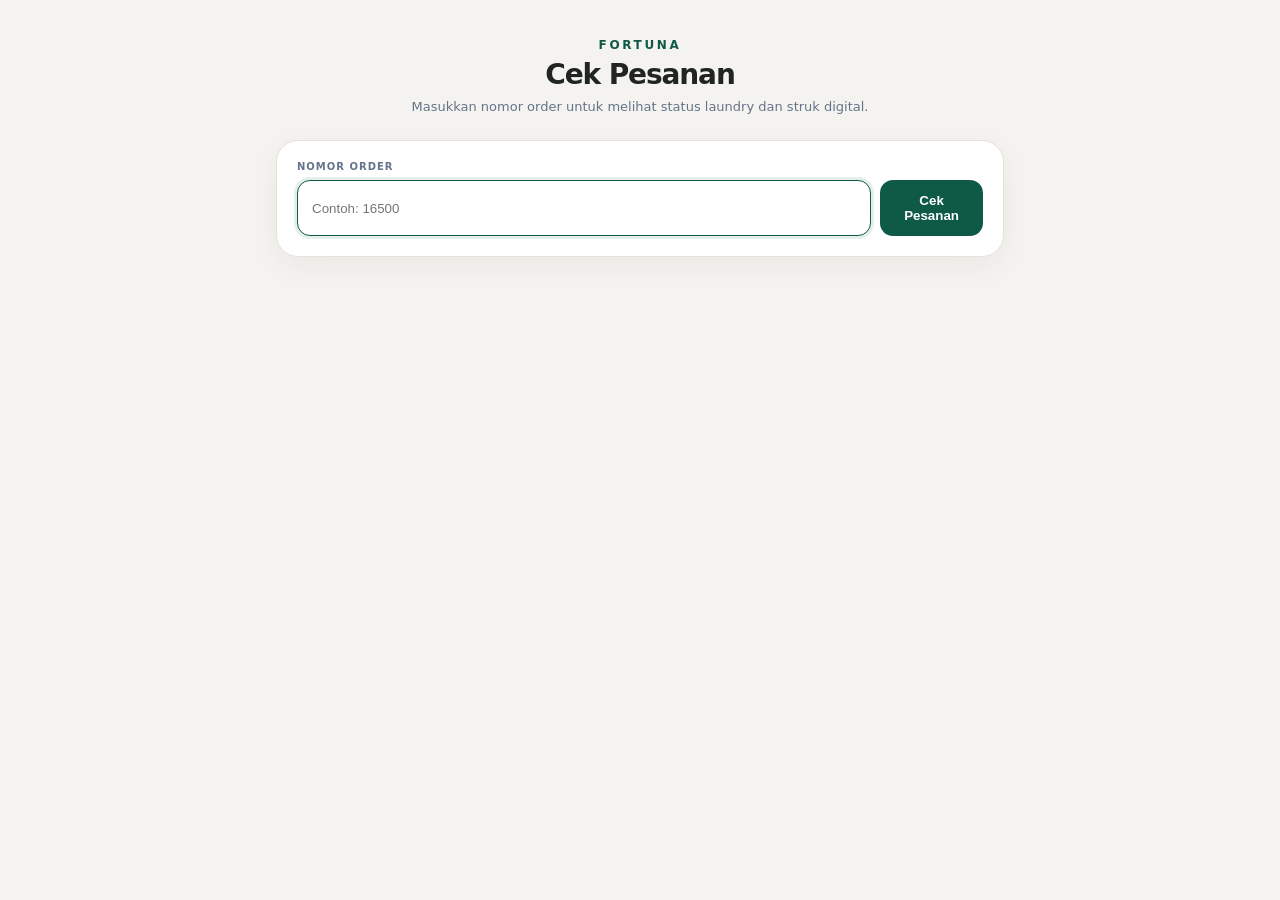
<file: fortuna-dashboard/customer.html>
<!DOCTYPE html>
<html lang="id">
<head>
<meta charset="UTF-8"><meta name="viewport" content="width=device-width,initial-scale=1,viewport-fit=cover">
<title>Fortuna Laundry — Cek Pesanan</title>
<style>
:root{--g:#0F5A47;--bg:#f5f3ef;--line:#e6e2db;--muted:#64748b}*{box-sizing:border-box}body{margin:0;background:var(--bg);color:#202522;font-family:Inter,system-ui,-apple-system,BlinkMacSystemFont,"Segoe UI",sans-serif}.wrap{max-width:760px;margin:auto;padding:28px 16px 50px}.brand{text-align:center;margin:10px 0 26px}.brand-mark{font-size:12px;font-weight:900;letter-spacing:.22em;color:var(--g)}h1{margin:6px 0 0;font-size:28px;letter-spacing:-.04em}.brand p{margin:8px 0;color:var(--muted);font-size:13px}.card{background:#fff;border:1px solid var(--line);border-radius:22px;box-shadow:0 10px 30px #19231e0d}.search-card,.section,.head{padding:20px}.label{display:block;font-size:10px;font-weight:900;letter-spacing:.1em;color:#64748b;margin-bottom:8px}.search-row{display:flex;gap:9px}.input{width:100%;border:1px solid #d9ddd9;border-radius:13px;padding:13px 14px;outline:0}.input:focus{border-color:var(--g);box-shadow:0 0 0 3px #0f5a471a}.btn{border:0;border-radius:13px;padding:13px 17px;font-weight:900;cursor:pointer}.primary{background:var(--g);color:#fff}.secondary{background:#eef2f0;color:var(--g)}.ghost{background:#fff;border:1px solid var(--line);color:#334155}.error{display:none;margin-top:12px;padding:11px 13px;border-radius:12px;background:#fff1f2;color:#b91c1c;font-size:12px;font-weight:800}.error.show{display:block}.hidden{display:none!important}.result{margin-top:18px;display:grid;gap:14px}.head-top{display:flex;justify-content:space-between;gap:15px}.eyebrow{font-size:10px;font-weight:900;letter-spacing:.12em;color:var(--g);text-transform:uppercase}.order-id{font-size:24px;font-weight:950;margin:4px 0}.customer{font-size:14px;font-weight:800;color:#475569}.status{padding:8px 11px;border-radius:999px;background:#ecfdf5;color:#047857;font-size:11px;font-weight:900;height:max-content}.progress{margin-top:20px;display:grid;grid-template-columns:repeat(5,1fr);gap:5px}.step{text-align:center;font-size:9px;color:#94a3b8;font-weight:800}.dot{height:7px;border-radius:99px;background:#e2e8f0;margin-bottom:6px}.step.active .dot{background:var(--g)}.step.active{color:var(--g)}.section-title{font-size:13px;font-weight:950;margin-bottom:13px}.info-grid{display:grid;grid-template-columns:repeat(2,1fr);gap:10px}.info{background:#fafaf8;border:1px solid #efede8;border-radius:13px;padding:11px}.info small{display:block;font-size:9px;font-weight:900;color:#94a3b8;text-transform:uppercase}.info b{display:block;font-size:13px;margin-top:4px;word-break:break-word}.items{display:grid;gap:8px;margin-top:10px}.item{border:1px solid #edf0ee;border-radius:13px;padding:12px;background:#fbfcfb}.item-head,.item-meta,.total,.receipt .row{display:flex;justify-content:space-between;gap:10px}.item-name{font-size:12px;font-weight:900}.item-status{font-size:9px;font-weight:900;color:var(--g)}.item-meta{color:#64748b;font-size:10px;margin-top:6px}.total{align-items:center;border-top:1px dashed #cbd5d1;margin-top:13px;padding-top:13px}.total span{font-size:10px;font-weight:900;color:#64748b}.total b{font-size:18px}.paid{color:#047857}.unpaid{color:#b91c1c}.actions{display:flex;gap:9px;flex-wrap:wrap}.actions .btn{flex:1;min-width:150px}.receipt-wrap{background:#f0eee9;padding:18px;border-radius:17px;display:flex;justify-content:center}.receipt{width:300px;background:#fff;color:#111;padding:10px 13px;font-family:Arial,Helvetica,sans-serif;font-size:11px;line-height:1.24;box-shadow:0 4px 15px #00000014}.receipt-brand{text-align:center;font-weight:900;font-size:15px}.receipt-sub{text-align:center;font-size:10px}.receipt hr{border:0;border-top:1px dashed #555;margin:6px 0}.receipt .row span:last-child,.receipt .row b:last-child{text-align:right}.receipt .item{border:0;padding:0;margin:5px 0;background:transparent}.receipt .item-name{font-weight:800}.receipt .item-meta{display:flex;justify-content:space-between}.receipt .total{font-weight:900;font-size:13px;border-top:1px dashed #555;padding-top:6px;margin-top:6px}.receipt .footer{text-align:center;margin-top:8px;font-size:10px}.note{font-size:11px;color:#64748b;line-height:1.5}.loading{padding:30px;text-align:center;color:#64748b;font-size:13px}@media(max-width:560px){.search-row{flex-direction:column}.head-top{flex-direction:column}.info-grid{grid-template-columns:1fr 1fr}.actions{flex-direction:column}.actions .btn{width:100%}}@media print{body{background:#fff}.wrap{padding:0}.brand,.search-card,.head,.section:not(.receipt-section),.actions{display:none!important}.result{margin:0}.receipt-section{display:block!important;border:0;box-shadow:none}.receipt-wrap{background:#fff;padding:0}.receipt{box-shadow:none}}
</style>
</head>
<body>
<div class="wrap">
<div class="brand"><div class="brand-mark">FORTUNA</div><h1>Cek Pesanan</h1><p>Masukkan nomor order untuk melihat status laundry dan struk digital.</p></div>
<section class="card search-card"><form id="searchForm"><label class="label" for="orderInput">NOMOR ORDER</label><div class="search-row"><input id="orderInput" class="input" autocomplete="off" placeholder="Contoh: 16500" required><button class="btn primary" id="searchBtn">Cek Pesanan</button></div><div id="error" class="error"></div></form></section>
<div id="loading" class="card loading hidden">Mengambil data pesanan...</div>
<main id="result" class="result hidden">
<section class="card head"><div class="head-top"><div><div class="eyebrow">Nomor Order</div><div id="orderId" class="order-id">-</div><div id="customerName" class="customer">-</div></div><div id="statusBadge" class="status">-</div></div><div id="progress" class="progress"></div></section>
<section class="card section"><div class="section-title">Informasi Pesanan</div><div class="info-grid"><div class="info"><small>WhatsApp</small><b id="wa">-</b></div><div class="info"><small>Pembayaran</small><b id="payment">-</b></div></div><div id="items" class="items"></div><div class="total"><span>TOTAL TAGIHAN</span><b id="total">Rp 0</b></div><div class="total" style="border-top:0;margin-top:0;padding-top:6px"><span>STATUS PEMBAYARAN</span><b id="paymentStatus">-</b></div></section>
<section class="card section receipt-section"><div class="section-title">Struk Digital</div><div class="receipt-wrap"><div id="receipt" class="receipt"></div></div><div class="actions" style="margin-top:12px"><button class="btn secondary" onclick="window.print()">Cetak / Simpan Struk</button><button class="btn ghost" onclick="resetSearch()">Cek Order Lain</button></div></section>
<section class="card section"><div class="section-title">Catatan</div><div class="note">Status mengikuti data order pada sistem Fortuna. Refresh untuk melihat perubahan status terbaru.</div></section>
</main></div>
<script>
const WEBHOOK_URL="https://n8n-mzbmiib3etk4.kangkung.sumopod.my.id/webhook/fortuna-v5";
const $=id=>document.getElementById(id),rupiah=n=>new Intl.NumberFormat("id-ID",{style:"currency",currency:"IDR",minimumFractionDigits:0}).format(Number(n)||0),esc=s=>String(s??"").replace(/[&<>'"]/g,m=>({"&":"&amp;","<":"&lt;",">":"&gt;","'":"&#39;","\"":"&quot;"}[m]));
const statuses=["DITERIMA","DIPROSES","QC","SIAP","SELESAI"];
async function api(action,data={}){const r=await fetch(WEBHOOK_URL,{method:"POST",headers:{"Content-Type":"application/json"},body:JSON.stringify({action,data})});let j={};try{j=await r.json()}catch(e){}if(!r.ok)throw new Error(j.message||"Gagal menghubungi server.");return j}
function normalize(j){return j?.data??j?.result?.data??j?.result??null}function rank(s){const i=statuses.indexOf(String(s||"").toUpperCase());return i<0?0:i}
function renderProgress(s){const n=String(s||"DITERIMA").toUpperCase();$("progress").innerHTML=statuses.map((x,i)=>`<div class="step ${i<=rank(n)?"active":""}"><div class="dot"></div>${x}</div>`).join("")}
function renderOrder(d){const items=Array.isArray(d.items)?d.items:[],overall=items.reduce((b,x)=>rank(x.STATUS)>rank(b)?String(x.STATUS||b).toUpperCase():b,"DITERIMA"),total=items.reduce((s,x)=>s+(Number(String(x.TAGIHAN??"").replace(/[^0-9.-]/g,""))||0),0),weight=items.reduce((s,x)=>s+(Number(String(x.BERAT??"").replace(",",".").replace(/[^0-9.-]/g,""))||0),0),paid=String(d.STATUS_PEMBAYARAN||"BELUM LUNAS").toUpperCase()==="LUNAS";
$("orderId").textContent=d.ORDER_ID||"-";$("customerName").textContent=d.NAMA||"Tanpa Nama";$("statusBadge").textContent=overall;$("wa").textContent=d.NO_WA||"-";$("payment").textContent=d.METODE_TRANSAKSI||"BELUM LUNAS";$("total").textContent=rupiah(total);$("paymentStatus").textContent=paid?"LUNAS":"BELUM LUNAS";$("paymentStatus").className=paid?"paid":"unpaid";renderProgress(overall);
$("items").innerHTML=items.length?items.map(x=>`<div class="item"><div class="item-head"><div class="item-name">${esc(x.PAKET||"-")}</div><div class="item-status">${esc(x.STATUS||"-")}</div></div><div class="item-meta"><span>${esc(x.BERAT||"-")} kg</span><b>${rupiah(x.TAGIHAN)}</b></div></div>`).join(""):"<div class='note'>Detail item tidak tersedia.</div>";
$("receipt").innerHTML=buildReceipt(d,items,total,weight,overall);$("result").classList.remove("hidden")}
function buildReceipt(d,items,total,weight,status){const tanggal=items[0]?.START?String(items[0].START).replace("T"," "):"-";return `<div class="receipt-brand">FORTUNA</div><div class="receipt-sub">LAUNDRY</div><div class="receipt-sub">STRUK PESANAN</div><hr><div class="row"><span>No. Order</span><b>${esc(d.ORDER_ID||"-")}</b></div><div class="row"><span>Nama</span><b>${esc(d.NAMA||"-")}</b></div><div class="row"><span>WhatsApp</span><b>${esc(d.NO_WA||"-")}</b></div><div class="row"><span>Tanggal</span><b>${esc(tanggal)}</b></div><hr>${items.map(x=>`<div class="item"><div class="item-name">${esc(x.PAKET||"-")}</div><div class="item-meta"><span>${esc(x.BERAT||"-")} kg</span><b>${rupiah(x.TAGIHAN)}</b></div></div>`).join("")}<hr><div class="row total"><span>TOTAL</span><b>${rupiah(total)}</b></div><div class="row"><span>Pembayaran</span><b>${esc(d.METODE_TRANSAKSI||"BELUM LUNAS")}</b></div><div class="row"><span>Status</span><b>${esc(d.STATUS_PEMBAYARAN||"BELUM LUNAS")}</b></div><div class="row"><span>Berat</span><b>${weight.toLocaleString("id-ID")} kg</b></div><div class="row"><span>Status Laundry</span><b>${esc(status)}</b></div><hr><div class="footer">Terima kasih telah menggunakan<br>Fortuna Laundry</div>`}
function errorMsg(m){$("error").textContent=m;$("error").classList.add("show")}
async function checkOrder(id){id=String(id||"").trim();if(!id)return errorMsg("Nomor order wajib diisi.");$("error").classList.remove("show");$("result").classList.add("hidden");$("loading").classList.remove("hidden");$("searchBtn").disabled=true;try{const j=await api("customer_status",{ORDER_ID:id});if(j.status==="not_found"||!normalize(j))throw new Error("Order tidak ditemukan, periksa kembali nomor order.");renderOrder(normalize(j))}catch(e){errorMsg(e.message||"Gagal mengambil data pesanan.")}finally{$("loading").classList.add("hidden");$("searchBtn").disabled=false}}
function resetSearch(){$("result").classList.add("hidden");$("orderInput").value="";$("orderInput").focus();scrollTo({top:0,behavior:"smooth"})}
$("searchForm").addEventListener("submit",e=>{e.preventDefault();checkOrder($("orderInput").value)});
const q=new URLSearchParams(location.search);if(q.get("code"))$("orderInput").value=q.get("code");$("orderInput").focus();
</script></body></html>
</file>
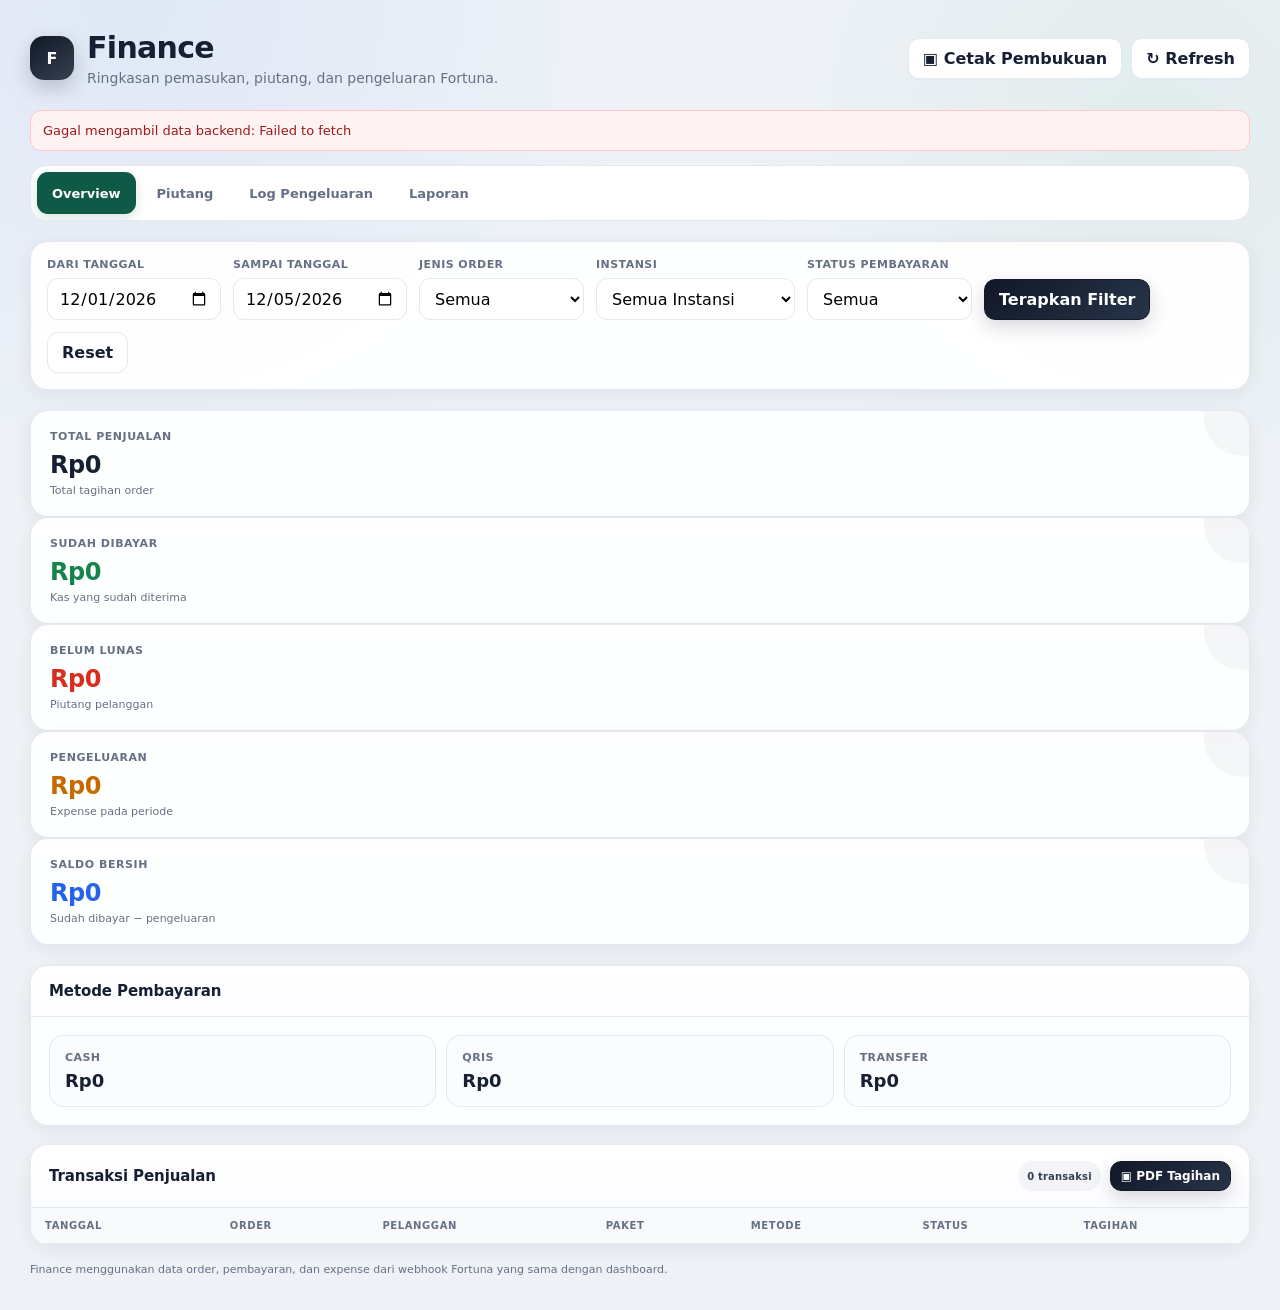
<file: fortuna-dashboard/finance.html>
<!DOCTYPE html>
<html lang="id">
<head>
<meta charset="UTF-8"><meta name="viewport" content="width=device-width,initial-scale=1.0">
<title>Fortuna — Finance</title>
<style>
:root{
  --bg:#eef2f7;--card:#fff;--text:#172033;--muted:#667085;--line:#e4e8ef;
  --primary:#111827;--primary2:#263244;--green:#16834a;--red:#d92d20;
  --blue:#2563eb;--orange:#c66a00;--shadow:0 12px 35px rgba(15,23,42,.08);
  --shadow-sm:0 5px 18px rgba(15,23,42,.06);--radius:18px
}
*{box-sizing:border-box}
body{margin:0;background:
 radial-gradient(circle at 10% 0%,rgba(37,99,235,.07),transparent 30%),
 radial-gradient(circle at 90% 10%,rgba(22,131,74,.06),transparent 25%),var(--bg);
 color:var(--text);font-family:Inter,ui-sans-serif,system-ui,-apple-system,BlinkMacSystemFont,"Segoe UI",sans-serif}
button,input,select{font:inherit}button{cursor:pointer}
.page{max-width:1480px;margin:auto;padding:30px}
.header{display:flex;align-items:center;justify-content:space-between;gap:20px;margin-bottom:24px}
.brand{display:flex;align-items:center;gap:13px}.brand-mark{width:44px;height:44px;border-radius:14px;background:linear-gradient(145deg,#111827,#374151);color:#fff;display:grid;place-items:center;font-weight:900;box-shadow:0 8px 20px rgba(17,24,39,.2)}
.header h1{margin:0;font-size:30px;letter-spacing:-.7px}.header p{margin:5px 0 0;color:var(--muted);font-size:14px}
.actions{display:flex;gap:9px;flex-wrap:wrap}
.btn{border:1px solid var(--line);background:#fff;color:var(--text);padding:10px 14px;border-radius:11px;font-weight:750;transition:.18s ease;box-shadow:0 1px 1px rgba(0,0,0,.02)}
.btn:hover{transform:translateY(-1px);background:#f8fafc;box-shadow:var(--shadow-sm)}
.btn.primary{background:linear-gradient(135deg,#111827,#273449);color:#fff;border-color:#111827;box-shadow:0 7px 18px rgba(17,24,39,.16)}
.btn.print{background:#fff}
.btn.small{padding:7px 10px;font-size:12px}
.filters,.card,.panel{background:rgba(255,255,255,.94);border:1px solid rgba(228,232,239,.95);border-radius:var(--radius);box-shadow:var(--shadow-sm)}
.filters{padding:16px;display:flex;align-items:end;gap:12px;flex-wrap:wrap;margin-bottom:20px}
.order-filter-hidden{display:none}
.field{display:flex;flex-direction:column;gap:7px;min-width:165px}.field label{font-size:11px;font-weight:800;color:var(--muted);text-transform:uppercase;letter-spacing:.45px}
.field input,.field select{height:42px;border:1px solid var(--line);border-radius:11px;padding:0 11px;background:#fff;outline:none;transition:.15s}
.field input:focus,.field select:focus{border-color:#94a3b8;box-shadow:0 0 0 3px rgba(37,99,235,.08)}
.cards{display:grid;grid-template-columns:repeat(5,1fr);gap:14px;margin-bottom:20px}
.card{padding:19px;position:relative;overflow:hidden}.card:after{content:"";position:absolute;width:75px;height:75px;border-radius:50%;right:-30px;top:-30px;background:rgba(15,23,42,.035)}
.card .label{font-size:11px;color:var(--muted);font-weight:850;letter-spacing:.55px}.card .value{font-size:24px;font-weight:850;margin-top:8px;letter-spacing:-.4px}.card .sub{font-size:11px;color:var(--muted);margin-top:5px}
.card.green .value{color:var(--green)}.card.red .value{color:var(--red)}.card.blue .value{color:var(--blue)}.card.orange .value{color:var(--orange)}
.grid2{display:grid;grid-template-columns:1fr 1.15fr;gap:18px;margin-bottom:18px}.panel{overflow:hidden}
.panel-head{padding:16px 18px;border-bottom:1px solid var(--line);display:flex;align-items:center;justify-content:space-between;gap:10px;background:linear-gradient(180deg,#fff,#fcfdff)}
.panel-head h2{font-size:15px;margin:0;letter-spacing:-.1px}.panel-body{padding:18px}
.methods{display:grid;grid-template-columns:repeat(3,1fr);gap:10px}.method{border:1px solid var(--line);border-radius:14px;padding:15px;background:#fbfcfe}.method .name{font-size:11px;color:var(--muted);font-weight:800;letter-spacing:.45px}.method .amount{font-size:18px;font-weight:850;margin-top:6px}
.table-wrap{overflow:auto}table{width:100%;border-collapse:collapse;min-width:760px}th,td{padding:12px 14px;border-bottom:1px solid var(--line);text-align:left;font-size:13px;white-space:nowrap}tbody tr:hover{background:#fafcff}th{background:#f8fafc;color:#667085;font-size:10px;text-transform:uppercase;letter-spacing:.6px}td.amount{text-align:right;font-weight:800}
.badge{display:inline-flex;align-items:center;border-radius:999px;padding:5px 9px;font-size:10px;font-weight:850;letter-spacing:.15px}.badge.paid{background:#dcfce7;color:#166534}.badge.unpaid{background:#fee2e2;color:#991b1b}.badge.cash{background:#f2f4f7;color:#344054}.badge.qris{background:#dbeafe;color:#1d4ed8}.badge.transfer{background:#fef0c7;color:#92400e}
.empty{padding:30px;text-align:center;color:var(--muted);font-size:13px}.footer-note{color:var(--muted);font-size:11px;margin-top:16px;padding-bottom:4px}
.modal-backdrop{display:none;position:fixed;inset:0;background:rgba(15,23,42,.48);backdrop-filter:blur(4px);z-index:50;padding:20px;align-items:center;justify-content:center}.modal-backdrop.show{display:flex}
.modal{background:#fff;width:min(520px,100%);border-radius:20px;box-shadow:0 25px 70px rgba(0,0,0,.2);overflow:hidden}.modal-head{padding:18px;border-bottom:1px solid var(--line);display:flex;justify-content:space-between;align-items:center}.modal-head h3{margin:0;font-size:17px}.modal-body{padding:18px}.modal-actions{display:flex;justify-content:flex-end;gap:8px;margin-top:18px}.form-grid{display:grid;grid-template-columns:1fr 1fr;gap:12px}.form-grid .full{grid-column:1/-1}
.toast{position:fixed;right:20px;bottom:20px;background:#111827;color:#fff;padding:12px 15px;border-radius:11px;box-shadow:var(--shadow);display:none;z-index:100;font-size:13px}.toast.show{display:block}
.error{background:#fef2f2;color:#991b1b;border:1px solid #fecaca;padding:12px;border-radius:11px;margin-bottom:14px;display:none;font-size:13px}
.print-report{display:none}
@media print{
  .print-report.billing-mode .print-section.billing-hide{display:none}
  .print-report.billing-mode .print-kpis{grid-template-columns:repeat(2,1fr)}
}
.ledger-panel{margin-bottom:18px}
.expense-layout{display:grid;grid-template-columns:320px 1fr;gap:0}
.expense-form{padding:18px;border-right:1px solid var(--line);background:#fcfdff}
.expense-form h3{margin:0 0 5px;font-size:16px}
.expense-form p{margin:0 0 16px;color:var(--muted);font-size:12px}
.expense-form-grid{display:grid;gap:12px}
.expense-form .field{min-width:0}
.expense-form .field input,.expense-form .field select{width:100%}
.expense-form .btn{width:100%;margin-top:3px}
.expense-list{min-width:0}
.expense-list-toolbar{padding:12px 16px;border-bottom:1px solid var(--line);display:flex;align-items:center;justify-content:flex-end;gap:8px;flex-wrap:wrap;background:#fcfdff}
.expense-list-toolbar input,.expense-list-toolbar select{height:36px;border:1px solid var(--line);border-radius:9px;padding:0 10px;background:#fff;outline:none}
.expense-list-toolbar input:focus,.expense-list-toolbar select:focus{border-color:#94a3b8;box-shadow:0 0 0 3px rgba(37,99,235,.08)}
.ledger-toolbar{padding:12px 16px;border-bottom:1px solid var(--line);display:flex;align-items:center;justify-content:space-between;gap:12px;flex-wrap:wrap;background:#fcfdff}
.ledger-toolbar .hint{font-size:11px;color:var(--muted)}
.ledger-actions{display:flex;gap:8px;flex-wrap:wrap}
.ledger-wrap{overflow:auto}
.ledger{width:100%;min-width:860px;border-collapse:collapse}
.ledger th{background:#f8fafc}
.ledger th,
.ledger td{
  padding:10px 12px;
  border-bottom:1px solid var(--line);
  border-right:1px solid #e7ebf0;
  vertical-align:middle;
}
.ledger th:last-child,
.ledger td:last-child{
  border-right:0;
}
.ledger th{
  background:#f8fafc;
  color:#667085;
  font-size:10px;
  text-transform:uppercase;
  letter-spacing:.6px;
  font-weight:850;
}
.ledger .date-cell{
  width:95px;
  color:#475467;
  font-weight:800;
  text-align:center;
}
.ledger .note-cell{
  min-width:280px;
  white-space:normal;
  text-align:center;
}
.ledger .amount-cell{
  width:145px;
  min-width:145px;
  text-align:center;
  font-weight:850;
}
.ledger th:nth-child(3){
  text-align:center;
}
.ledger .category-cell{
  width:110px;
  min-width:110px;
  text-align:center;
}
.ledger .method-cell{
  width:120px;
  min-width:120px;
  text-align:center;
}

.ledger-day td{background:#f7f9fc;border-top:1px solid #dfe4ec;border-bottom:1px solid #e7ebf0;font-size:11px;font-weight:850;color:#475467;text-transform:uppercase;letter-spacing:.45px}
.ledger-day .day-total{text-align:right}
.ledger-input{width:100%;height:38px;border:1px solid #d8dee8;border-radius:9px;padding:0 10px;background:#fff;outline:none}
.ledger-input:focus{border-color:#94a3b8;box-shadow:0 0 0 3px rgba(37,99,235,.08)}
.ledger-input.amount-input{text-align:right}
.ledger-stack{display:flex;flex-direction:column;gap:6px}
.ledger-stack .ledger-input{min-width:120px}
.ledger-stack .ledger-category{font-size:11px;font-weight:800}
.draft-row{background:#fffdf5}
.draft-row td{border-bottom:1px solid #ece6cf}
.ledger-empty{padding:34px 20px;text-align:center;color:var(--muted)}
.ledger-total{display:flex;justify-content:flex-end;gap:24px;padding:12px 16px;background:#fbfcfe;border-top:1px solid var(--line);font-size:13px}
.ledger-total strong{font-size:15px}
@media(max-width:760px){
  .expense-layout{grid-template-columns:1fr}
  .expense-form{border-right:0;border-bottom:1px solid var(--line)}
  .ledger{min-width:680px}
  .expense-list-toolbar{justify-content:stretch}
  .expense-list-toolbar input,.expense-list-toolbar select{flex:1;min-width:130px}
}
@media(max-width:1100px){.cards{grid-template-columns:repeat(3,1fr)}}
@media(max-width:760px){.page{padding:15px}.header{align-items:flex-start;flex-direction:column}.header h1{font-size:25px}.filters{align-items:stretch}.field{flex:1;min-width:140px}.cards{grid-template-columns:repeat(2,1fr)}.grid2{grid-template-columns:1fr}.methods{grid-template-columns:1fr}.form-grid{grid-template-columns:1fr}.form-grid .full{grid-column:auto}}
@media(max-width:450px){.cards{grid-template-columns:1fr}.actions{width:100%}.actions .btn{flex:1}}
@media print{
  @page{size:A4 portrait;margin:12mm}
  body{background:#fff!important;color:#111827}
  .page,.modal-backdrop,.toast{display:none!important}
  .print-report{display:block!important;font-family:Arial,Helvetica,sans-serif;color:#111827}
  .print-head{display:flex;justify-content:space-between;align-items:flex-start;border-bottom:2px solid #111827;padding-bottom:12px;margin-bottom:16px}
  .print-title{font-size:22px;font-weight:800}.print-sub{font-size:11px;color:#667085;margin-top:4px}
  .print-meta{text-align:right;font-size:10px;color:#667085;line-height:1.6}
  .print-kpis{display:grid;grid-template-columns:repeat(5,1fr);gap:7px;margin:14px 0}
  .print-kpi{border:1px solid #d9dee7;border-radius:7px;padding:9px}.print-kpi .k{font-size:8px;color:#667085;font-weight:700}.print-kpi .v{font-size:12px;font-weight:800;margin-top:4px}
  .print-section{margin-top:15px}.print-section h3{font-size:12px;margin:0 0 7px;border-bottom:1px solid #d9dee7;padding-bottom:5px}
  .print-report table{width:100%;border-collapse:collapse;min-width:0}.print-report th,.print-report td{font-size:8.5px;padding:5px 6px;border-bottom:1px solid #e5e7eb;white-space:normal}.print-report th{background:#f3f4f6;text-transform:uppercase}
  .print-right{text-align:right}.print-total{font-weight:800}.print-footer{margin-top:16px;padding-top:8px;border-top:1px solid #d9dee7;font-size:8px;color:#667085;display:flex;justify-content:space-between}
}

.finance-nav{display:flex;gap:6px;padding:6px;margin-bottom:20px;background:#fff;border:1px solid var(--line);border-radius:16px;overflow-x:auto;scrollbar-width:none}
.finance-nav::-webkit-scrollbar{display:none}
.finance-tab{display:flex;align-items:center;justify-content:center;gap:8px;min-height:42px;padding:9px 15px;border:0;border-radius:11px;background:transparent;color:#667085;font-size:13px;font-weight:800;white-space:nowrap;transition:background .18s ease,color .18s ease,transform .18s ease}
.finance-tab:hover{background:#f1f5f9;color:#0F5A47}
.finance-tab.active{background:#0F5A47;color:#fff;box-shadow:0 4px 12px rgba(15,90,71,.16)}
.finance-view{display:none}
.finance-view.active{display:block}
.finance-report-card{padding:18px}
.finance-report-card h2{margin:0 0 6px;font-size:16px}
.finance-report-card p{margin:0 0 16px;color:var(--muted);font-size:13px}
.finance-report-actions{display:flex;gap:10px;flex-wrap:wrap}
@media(max-width:760px){
  .finance-nav{margin-left:-2px;margin-right:-2px}
  .finance-tab{padding:9px 12px;font-size:12px}
}
</style>
</head>
<body>
<div class="page">
<header class="header"><div class="brand"><div class="brand-mark">F</div><div><h1>Finance</h1><p>Ringkasan pemasukan, piutang, dan pengeluaran Fortuna.</p></div></div><div class="actions"><button class="btn print" id="btnPrint">▣ Cetak Pembukuan</button><button class="btn" id="btnRefresh">↻ Refresh</button></div></header>
<div class="error" id="errorBox"></div>
<nav class="finance-nav" aria-label="Navigasi Finance">
  <button class="finance-tab active" data-finance-tab="overview">Overview</button>
  <button class="finance-tab" data-finance-tab="receivables">Piutang</button>
  <button class="finance-tab" data-finance-tab="expenses">Log Pengeluaran</button>
  <button class="finance-tab" data-finance-tab="reports">Laporan</button>
</nav>
<section class="filters"><div class="field"><label>Dari tanggal</label><input type="date" id="dateFrom"></div><div class="field"><label>Sampai tanggal</label><input type="date" id="dateTo"></div><div class="field"><label>Jenis order</label><select id="orderTypeFilter"><option value="ALL">Semua</option><option value="REGULER">Reguler</option><option value="INSTANSI">Instansi</option></select></div><div class="field order-filter-hidden" id="institutionField"><label>Instansi</label><select id="institutionFilter"><option value="ALL">Semua Instansi</option><option value="SECATA">SECATA / DIKMATA</option><option value="SECABA">SECABA / DIKMABA</option><option value="PUSPOMAD">PUSPOMAD</option></select></div><div class="field"><label>Status pembayaran</label><select id="paymentFilter"><option value="ALL">Semua</option><option value="LUNAS">Lunas</option><option value="BELUM LUNAS">Belum Lunas</option></select></div><button class="btn primary" id="btnApply">Terapkan Filter</button><button class="btn" id="btnReset">Reset</button></section>
<section class="cards finance-view active" data-finance-view="overview"><div class="card"><div class="label">TOTAL PENJUALAN</div><div class="value" id="totalSales">Rp0</div><div class="sub">Total tagihan order</div></div><div class="card green"><div class="label">SUDAH DIBAYAR</div><div class="value" id="totalPaid">Rp0</div><div class="sub">Kas yang sudah diterima</div></div><div class="card red"><div class="label">BELUM LUNAS</div><div class="value" id="totalUnpaid">Rp0</div><div class="sub">Piutang pelanggan</div></div><div class="card orange"><div class="label">PENGELUARAN</div><div class="value" id="totalExpense">Rp0</div><div class="sub">Expense pada periode</div></div><div class="card blue"><div class="label">SALDO BERSIH</div><div class="value" id="netBalance">Rp0</div><div class="sub">Sudah dibayar − pengeluaran</div></div></section>
<div class="grid2 finance-view" data-finance-view="overview"><section class="panel"><div class="panel-head"><h2>Metode Pembayaran</h2></div><div class="panel-body"><div class="methods"><div class="method"><div class="name">CASH</div><div class="amount" id="cashTotal">Rp0</div></div><div class="method"><div class="name">QRIS</div><div class="amount" id="qrisTotal">Rp0</div></div><div class="method"><div class="name">TRANSFER</div><div class="amount" id="transferTotal">Rp0</div></div></div></div></section></div><section class="panel finance-view" data-finance-view="receivables" style="margin-bottom:18px"><section class="panel"><div class="panel-head"><h2>Belum Lunas</h2><span id="unpaidCount" class="badge unpaid">0 order</span></div><div class="table-wrap"><table><thead><tr><th>Order</th><th>Pelanggan</th><th>Tagihan</th><th>Aksi</th></tr></thead><tbody id="unpaidBody"></tbody></table></div></section></section>
<section class="panel finance-view" data-finance-view="overview" style="margin-bottom:18px"><div class="panel-head"><h2>Transaksi Penjualan</h2><div class="actions"><span id="salesCount" class="badge cash">0 transaksi</span><button class="btn small primary" id="btnPrintBilling">▣ PDF Tagihan</button></div></div><div class="table-wrap"><table><thead><tr><th>Tanggal</th><th>Order</th><th>Pelanggan</th><th>Paket</th><th>Metode</th><th>Status</th><th>Tagihan</th></tr></thead><tbody id="salesBody"></tbody></table></div></section>
<section class="panel ledger-panel finance-view" data-finance-view="expenses">
  <div class="panel-head">
    <div><h2>Log Pengeluaran</h2><div class="hint">Input dibuat sama seperti Expense di dashboard utama agar alurnya konsisten.</div></div>
    <span id="expenseCount" class="badge cash">0 transaksi</span>
  </div>
  <div class="expense-layout">
    <section class="expense-form">
      <h3>Input Expense</h3>
      <p>Simpan satu pengeluaran baru.</p>
      <form id="financeExpenseForm" class="expense-form-grid">
        <div class="field"><label>Tanggal</label><input id="f-tanggal" type="date" required></div>
        <div class="field"><label>Keterangan</label><input id="f-keterangan" type="text" placeholder="Keterangan pengeluaran"></div>
        <div class="field"><label>Nominal</label><input id="f-nominal" type="number" min="1" step="1" required placeholder="50000"></div>
        <div class="field"><label>Metode Transaksi</label><select id="f-metode"><option>CASH</option><option>QRIS</option><option>TRANSFER</option></select></div>
        <div class="field"><label>Kategori</label><select id="f-kategori"><option value="DEBIT">DEBIT</option><option value="KREDIT">KREDIT</option></select></div>
        <button id="btnSaveExpense" type="submit" class="btn primary">Simpan Expense</button>
      </form>
    </section>
    <section class="expense-list">
      <div class="expense-list-toolbar">
        <input id="expenseSearch" type="search" placeholder="Cari keterangan...">
        <select id="expenseMethodFilter"><option value="ALL">Semua metode</option><option>CASH</option><option>QRIS</option><option>TRANSFER</option></select>
        <select id="expenseCategoryFilter"><option value="ALL">Semua kategori</option><option>DEBIT</option><option>KREDIT</option></select>
      </div>
      <div class="ledger-wrap">
        <table class="ledger">
          <thead><tr><th>Tgl.</th><th>Keterangan</th><th>Nominal</th><th>Debit/Kredit</th><th>Metode</th></tr></thead>
          <tbody id="expenseBody"></tbody>
        </table>
      </div>
      <div class="ledger-total"><span>Total pengeluaran periode:</span><strong id="ledgerPeriodTotal">Rp0</strong></div>
    </section>
  </div>
</section>
</section>
<section class="panel finance-view" data-finance-view="reports" style="margin-bottom:18px">
  <div class="finance-report-card">
    <h2>Laporan Keuangan</h2>
    <p>Gunakan filter periode di atas untuk menentukan data laporan, lalu cetak pembukuan sesuai periode yang sedang aktif.</p>
    <div class="finance-report-actions">
      <button class="btn primary" id="btnPrintReportTab">▣ Cetak Pembukuan</button>
      <button class="btn" id="btnRefreshReportTab">↻ Refresh Data</button>
    </div>
  </div>
</section>
<div class="footer-note">Finance menggunakan data order, pembayaran, dan expense dari webhook Fortuna yang sama dengan dashboard.</div></div>

<div class="print-report" id="printReport">
  <div class="print-head">
    <div><div class="print-title">FORTUNA — RANGKUMAN PEMBUKUAN</div><div class="print-sub">Laporan keuangan berdasarkan filter yang sedang diterapkan</div></div>
    <div class="print-meta" id="printMeta"></div>
  </div>
  <div class="print-kpis" id="printKpis"></div>
  <div class="print-section">
    <h3>Metode Pembayaran</h3>
    <table><thead><tr><th>Cash</th><th>QRIS</th><th>Transfer</th></tr></thead><tbody><tr id="printMethods"></tr></tbody></table>
  </div>
  <div class="print-section">
    <h3>Transaksi Penjualan</h3>
    <table><thead><tr><th>Tanggal</th><th>Order</th><th>Pelanggan</th><th>Paket</th><th>Metode</th><th>Status</th><th class="print-right">Tagihan</th></tr></thead><tbody id="printSalesBody"></tbody></table>
  </div>
  <div class="print-section">
    <h3>Pengeluaran</h3>
    <table><thead><tr><th>Tanggal</th><th>Keterangan</th><th>Debit/Kredit</th><th>Metode</th><th class="print-right">Nominal</th></tr></thead><tbody id="printExpenseBody"></tbody></table>
  </div>
  <div class="print-footer"><span>Fortuna Finance</span><span id="printTimestamp"></span></div>
</div>
<div class="toast" id="toast"></div>
<script>
const WEBHOOK_URL="https://n8n-mzbmiib3etk4.kangkung.sumopod.my.id/webhook/fortuna-v5";
const state={orders:[],expenses:[],filteredOrders:[],filteredExpenses:[]};
const $=id=>document.getElementById(id);
function rupiah(v){return new Intl.NumberFormat("id-ID",{style:"currency",currency:"IDR",maximumFractionDigits:0}).format(Number(v)||0)}
function num(v){if(typeof v==="number")return Number.isFinite(v)?v:0;const n=Number(String(v??"").replace(/[^0-9.-]/g,""));return Number.isFinite(n)?n:0}
function dateOnly(v){if(!v)return"";const m=String(v).match(/^(\d{4}-\d{2}-\d{2})/);if(m)return m[1];const d=new Date(v);return Number.isNaN(d.getTime())?"":d.toISOString().slice(0,10)}
function formatDate(v){const d=dateOnly(v);if(!d)return"-";const parts=d.split("-");return parts[2]+"/"+parts[1]+"/"+parts[0]}
function esc(v){return String(v??"").replace(/[&<>"']/g,c=>({"&":"&amp;","<":"&lt;",">":"&gt;",'"':"&quot;","'":"&#039;"}[c]))}
function toast(m){const e=$("toast");if(!e)return;e.textContent=m;e.classList.add("show");clearTimeout(toast.t);toast.t=setTimeout(()=>e.classList.remove("show"),3000)}
function error(m){const e=$("errorBox");if(!e)return;e.textContent=m;e.style.display="block"}
function clearError(){const e=$("errorBox");if(e)e.style.display="none"}
async function api(action,data={}){
  const r=await fetch(WEBHOOK_URL,{method:"POST",headers:{"Content-Type":"application/json"},body:JSON.stringify({action,data})});
  const raw=await r.text();
  let j;
  try{j=JSON.parse(raw)}catch(e){throw Error("Response backend bukan JSON: "+raw.slice(0,200))}
  if(!r.ok)throw Error(j.message||j.error||("HTTP "+r.status));
  if(j.status&&j.status!=="success")throw Error(j.message||"Backend gagal");
  return j;
}
async function loadData(){
  clearError();
  const refresh=$("btnRefresh");
  if(refresh){refresh.disabled=true;refresh.textContent="Memuat..."}
  try{
    const results=await Promise.all([api("read"),api("expense_read")]);
    const a=results[0],b=results[1];
    state.orders=Array.isArray(a&&a.data&&a.data.orders)?a.data.orders:[];
    state.expenses=Array.isArray(b&&b.data&&b.data.expenses)?b.data.expenses:[];
    applyFilters();
    toast("Data finance berhasil diperbarui");
  }catch(e){
    console.error(e);
    error("Gagal mengambil data backend: "+e.message);
  }finally{
    if(refresh){refresh.disabled=false;refresh.textContent="↻ Refresh"}
  }
}
function financeOrderType(order){
  const source = order && typeof order === "object"
    ? order
    : { ORDER_ID: order };

  const id = String(source.ORDER_ID || "").trim().toUpperCase();
  const items = Array.isArray(source.items) ? source.items : [];
  const itemIds = items.map(item =>
    String(item && item.ITEM_ID || "").trim().toUpperCase()
  );

  // ITEM_ID menjadi penanda utama untuk order instansi.
  for (const instansi of ["SECATA", "SECABA", "PUSPOMAD"]) {
    if (itemIds.some(itemId => itemId.startsWith(instansi + "-"))) {
      return { type: "INSTANSI", instansi };
    }
  }

  // Tetap kenali order historis yang ORDER_ID-nya ber-prefix.
  for (const instansi of ["SECATA", "SECABA", "PUSPOMAD"]) {
    if (id.startsWith(instansi + "-")) {
      return { type: "INSTANSI", instansi };
    }
  }

  const explicitType = String(source.JENIS_ORDER || "").trim().toUpperCase();
  const explicitInstansi = String(source.NAMA_INSTANSI || "").trim().toUpperCase();
  if (explicitType === "INSTANSI" &&
      ["SECATA", "SECABA", "PUSPOMAD"].includes(explicitInstansi)) {
    return { type: "INSTANSI", instansi: explicitInstansi };
  }

  return { type: "REGULER", instansi: "" };
}
function financeOrderTotal(order){
  const items=Array.isArray(order&&order.items)?order.items:[];
  const hasItemAmounts=items.some(item=>item&&item.TAGIHAN!==undefined&&item.TAGIHAN!==null&&String(item.TAGIHAN).trim()!=="");
  return hasItemAmounts?items.reduce((sum,item)=>sum+num(item.TAGIHAN),0):num(order&&order.TOTAL_TAGIHAN);
}
function syncInstitutionFilter(){
  const type=$("orderTypeFilter").value;
  const field=$("institutionField");
  if(field)field.classList.toggle("order-filter-hidden",type!=="INSTANSI");
  if(type!=="INSTANSI")$("institutionFilter").value="ALL";
}
function applyFilters(){
  const f=$("dateFrom").value,t=$("dateTo").value,p=$("paymentFilter").value;
  const type=$("orderTypeFilter").value;
  const inst=$("institutionFilter").value;
  state.filteredOrders=state.orders.filter(o=>{
    const d=dateOnly(o.START);
    const identity=financeOrderType(o);
    if(f&&(!d||d<f))return false;
    if(t&&(!d||d>t))return false;
    if(type!=="ALL"&&identity.type!==type)return false;
    if(type==="INSTANSI"&&inst!=="ALL"&&identity.instansi!==inst)return false;
    if(p!=="ALL"&&String(o.STATUS_PEMBAYARAN||"").toUpperCase()!==p)return false;
    return true;
  });
  state.filteredExpenses=state.expenses.filter(e=>{
    const d=dateOnly(e.TANGGAL);
    if(f&&(!d||d<f))return false;
    if(t&&(!d||d>t))return false;
    return true;
  });
  render();
}
function render(){
  const os=state.filteredOrders,es=state.filteredExpenses;
  const paid=os.filter(o=>String(o.STATUS_PEMBAYARAN||"").toUpperCase()==="LUNAS");
  const unpaid=os.filter(o=>String(o.STATUS_PEMBAYARAN||"").toUpperCase()!=="LUNAS");
  const sales=os.reduce((s,o)=>s+financeOrderTotal(o),0);
  const cash=paid.reduce((s,o)=>s+financeOrderTotal(o),0);
  const due=unpaid.reduce((s,o)=>s+financeOrderTotal(o),0);
  const exp=es.reduce((s,e)=>s+num(e.NOMINAL),0);
  $("totalSales").textContent=rupiah(sales);
  $("totalPaid").textContent=rupiah(cash);
  $("totalUnpaid").textContent=rupiah(due);
  $("totalExpense").textContent=rupiah(exp);
  $("netBalance").textContent=rupiah(cash-exp);
  const methods={CASH:0,QRIS:0,TRANSFER:0};
  paid.forEach(o=>{const m=String(o.METODE_TRANSAKSI||"").toUpperCase();if(methods[m]!==undefined)methods[m]+=financeOrderTotal(o)});
  $("cashTotal").textContent=rupiah(methods.CASH);
  $("qrisTotal").textContent=rupiah(methods.QRIS);
  $("transferTotal").textContent=rupiah(methods.TRANSFER);
  $("salesCount").textContent=os.length+" transaksi";
  $("expenseCount").textContent=es.length+" transaksi";
  $("unpaidCount").textContent=unpaid.length+" order";
  $("salesBody").innerHTML=os.length?os.map(o=>{
    const p=String(o.STATUS_PEMBAYARAN||"").toUpperCase()==="LUNAS";
    const m=String(o.METODE_TRANSAKSI||"BELUM LUNAS").toUpperCase();
    return "<tr><td>"+formatDate(o.START)+"</td><td><strong>#"+esc(o.ORDER_ID)+"</strong></td><td>"+esc(o.NAMA)+"</td><td>"+esc(o.PAKET||"-")+"</td><td><span class='badge "+m.toLowerCase().replace(/\s/g,"-")+"'>"+esc(m)+"</span></td><td><span class='badge "+(p?"paid":"unpaid")+"'>"+(p?"LUNAS":"BELUM LUNAS")+"</span></td><td class='amount'>"+rupiah(financeOrderTotal(o))+"</td></tr>";
  }).join(""):"<tr><td colspan='7' class='empty'>Tidak ada transaksi pada filter ini.</td></tr>";
  $("unpaidBody").innerHTML=unpaid.length?unpaid.map(o=>"<tr><td><strong>#"+esc(o.ORDER_ID)+"</strong></td><td>"+esc(o.NAMA)+"</td><td class='amount'>"+rupiah(financeOrderTotal(o))+"</td><td><button class='btn small primary' onclick=\"openPayment('"+esc(o.ORDER_ID)+"')\">Lunasi</button></td></tr>").join(""):"<tr><td colspan='4' class='empty'>Tidak ada piutang pada filter ini.</td></tr>";
  renderExpenseLedger();
}
async function openPayment(id){
  const method=prompt("Pelunasan order #"+id+"\n\nKetik metode pembayaran:\nCASH / QRIS / TRANSFER","CASH");
  if(method===null)return;
  const m=method.trim().toUpperCase();
  if(!["CASH","QRIS","TRANSFER"].includes(m)){toast("Metode harus CASH, QRIS, atau TRANSFER");return}
  try{await api("payment_update",{ORDER_ID:id,METODE_TRANSAKSI:m});toast("Order #"+id+" berhasil dilunasi");await loadData()}
  catch(e){console.error(e);error("Gagal melunasi order: "+e.message)}
}
function setExpenseFormDefaults(){
  const e=$("f-tanggal");
  if(e&&!e.value)e.value=new Date().toISOString().slice(0,10);
  const m=$("f-metode"); if(m&&!m.value)m.value="CASH";
  const k=$("f-kategori"); if(k&&!k.value)k.value="DEBIT";
}
function renderExpenseLedger(){
  let es=state.filteredExpenses.slice();
  const search=String($("expenseSearch")?.value||"").trim().toLowerCase();
  const method=$("expenseMethodFilter")?.value||"ALL";
  const category=$("expenseCategoryFilter")?.value||"ALL";
  es=es.filter(e=>{
    const note=String(e.KETERANGAN||"").toLowerCase();
    const m=String(e.METODE_TRANSAKSI||"CASH").toUpperCase();
    const k=String(e.KATEGORI||"LAINNYA").toUpperCase();
    if(search&&!note.includes(search))return false;
    if(method!=="ALL"&&m!==method)return false;
    if(category!=="ALL"&&k!==category)return false;
    return true;
  });
  es.sort(function(a,b){
    var ad=String(a.TANGGAL||""),bd=String(b.TANGGAL||"");
    if(ad!==bd)return bd.localeCompare(ad);
    return String(b.EXPENSE_ID||"").localeCompare(String(a.EXPENSE_ID||""));
  });
  $("expenseCount").textContent=es.length+" transaksi";
  $("ledgerPeriodTotal").textContent=rupiah(es.reduce(function(sum,e){return sum+num(e.NOMINAL)},0));
  if(!es.length){
    $("expenseBody").innerHTML="<tr><td colspan='5' class='ledger-empty'>Belum ada pengeluaran pada filter ini.</td></tr>";
    return;
  }
  var groups={};
  es.forEach(function(e){
    var d=dateOnly(e.TANGGAL)||"UNKNOWN";
    if(!groups[d])groups[d]=[];
    groups[d].push(e);
  });
  var html="";
  Object.keys(groups).forEach(function(d){
    var rows=groups[d];
    var total=rows.reduce(function(sum,e){return sum+num(e.NOMINAL)},0);
    html+="<tr class='ledger-day'><td colspan='2'>"+(d==="UNKNOWN"?"Tanggal tidak diketahui":formatDate(d))+"</td><td colspan='3' class='day-total'>Total "+rupiah(total)+"</td></tr>";
    rows.forEach(function(e){
      var method=String(e.METODE_TRANSAKSI||"CASH").toUpperCase();
      var category=String(e.KATEGORI||"LAINNYA").toUpperCase();
      html+="<tr><td class='date-cell'>"+formatDate(e.TANGGAL)+"</td><td class='note-cell'>"+esc(e.KETERANGAN||"-")+"</td><td class='amount-cell'>"+rupiah(e.NOMINAL)+"</td><td class='category-cell'><span class='badge cash'>"+esc(category)+"</span></td><td class='method-cell'><span class='badge "+method.toLowerCase()+"'>"+esc(method)+"</span></td></tr>";
    });
  });
  $("expenseBody").innerHTML=html;
}
async function saveExpense(event){
  if(event)event.preventDefault();
  const tanggal=$("f-tanggal").value;
  const keterangan=$("f-keterangan").value.trim();
  const nominal=$("f-nominal").value;
  const metode=$("f-metode").value;
  const kategori=$("f-kategori").value;
  if(!tanggal||!nominal||num(nominal)<=0){toast("Tanggal dan nominal wajib diisi");return}
  const btn=$("btnSaveExpense");btn.disabled=true;btn.textContent="Menyimpan...";
  try{
    await api("expense_create",{
      TANGGAL:tanggal,
      KATEGORI:String(kategori||"DEBIT").toUpperCase(),
      KETERANGAN:keterangan,
      NOMINAL:nominal,
      METODE_TRANSAKSI:metode||"CASH"
    });
    toast("Pengeluaran berhasil dicatat");
    $("f-keterangan").value="";
    $("f-nominal").value="";
    await loadData();
    $("f-keterangan").focus();
  }catch(e){
    console.error(e);
    error("Gagal menyimpan pengeluaran: "+e.message);
  }finally{
    btn.disabled=false;btn.textContent="Simpan Expense";
  }
}

function showFinanceTab(tab){
  const valid=["overview","receivables","expenses","reports"];
  if(!valid.includes(tab))tab="overview";
  document.querySelectorAll(".finance-tab").forEach(btn=>{
    btn.classList.toggle("active",btn.dataset.financeTab===tab);
  });
  document.querySelectorAll(".finance-view").forEach(view=>{
    view.classList.toggle("active",view.dataset.financeView===tab);
  });
  localStorage.setItem("fortuna-finance-tab",tab);
}
function initFinanceTabs(){
  document.querySelectorAll(".finance-tab").forEach(btn=>{
    btn.addEventListener("click",()=>showFinanceTab(btn.dataset.financeTab));
  });
  const saved=localStorage.getItem("fortuna-finance-tab")||"overview";
  showFinanceTab(saved);
}

function defaults(){const n=new Date(),f=new Date(n.getFullYear(),n.getMonth(),1);$("dateFrom").value=f.toISOString().slice(0,10);$("dateTo").value=n.toISOString().slice(0,10)}
function reset(){$("dateFrom").value="";$("dateTo").value="";$("orderTypeFilter").value="ALL";$("institutionFilter").value="ALL";$("paymentFilter").value="ALL";syncInstitutionFilter();applyFilters()}
function filterLabel(){
  const f=$("dateFrom").value,t=$("dateTo").value,p=$("paymentFilter").value;
  const type=$("orderTypeFilter").value;
  const inst=$("institutionFilter").value;
  let scope=type==="ALL"?"Semua jenis order":type==="REGULER"?"Reguler":(inst==="ALL"?"Semua instansi":"Instansi "+inst);
  return(f?formatDate(f):"Awal data")+" — "+(t?formatDate(t):"Hari ini")+" · "+scope+" · "+(p==="ALL"?"Semua status":p)
}
function billingLabel(){
  const type=$("orderTypeFilter").value;
  const inst=$("institutionFilter").value;
  if(type==="INSTANSI")return inst==="ALL"?"Semua Instansi":"Instansi "+inst;
  if(type==="REGULER")return "Reguler";
  return "Semua Jenis Order";
}
function buildPrintReport(){
  $("printReport").classList.remove("billing-mode");
  $("printReport").querySelectorAll(".billing-hide").forEach(e=>e.classList.remove("billing-hide"));
  $("printReport").querySelector(".print-title").textContent="FORTUNA — RANGKUMAN PEMBUKUAN";
  const os=state.filteredOrders,es=state.filteredExpenses;
  const paid=os.filter(o=>String(o.STATUS_PEMBAYARAN||"").toUpperCase()==="LUNAS");
  const unpaid=os.filter(o=>String(o.STATUS_PEMBAYARAN||"").toUpperCase()!=="LUNAS");
  const sales=os.reduce((s,o)=>s+financeOrderTotal(o),0);
  const totalPaid=paid.reduce((s,o)=>s+financeOrderTotal(o),0);
  const totalUnpaid=unpaid.reduce((s,o)=>s+financeOrderTotal(o),0);
  const expense=es.reduce((s,e)=>s+num(e.NOMINAL),0);
  const methods={CASH:0,QRIS:0,TRANSFER:0};
  paid.forEach(o=>{const m=String(o.METODE_TRANSAKSI||"").toUpperCase();if(methods[m]!==undefined)methods[m]+=financeOrderTotal(o)});
  $("printMeta").innerHTML="Periode: <strong>"+esc(filterLabel())+"</strong><br>Dicetak: "+esc(new Date().toLocaleString("id-ID"));
  $("printKpis").innerHTML=[["Total Penjualan",rupiah(sales)],["Sudah Dibayar",rupiah(totalPaid)],["Belum Lunas",rupiah(totalUnpaid)],["Pengeluaran",rupiah(expense)],["Saldo Bersih",rupiah(totalPaid-expense)]].map(x=>"<div class='print-kpi'><div class='k'>"+x[0]+"</div><div class='v'>"+x[1]+"</div></div>").join("");
  $("printMethods").innerHTML="<td>"+rupiah(methods.CASH)+"</td><td>"+rupiah(methods.QRIS)+"</td><td>"+rupiah(methods.TRANSFER)+"</td>";
  $("printSalesBody").innerHTML=os.length?os.map(o=>{const p=String(o.STATUS_PEMBAYARAN||"").toUpperCase()==="LUNAS",m=String(o.METODE_TRANSAKSI||"BELUM LUNAS").toUpperCase();return"<tr><td>"+formatDate(o.START)+"</td><td>#"+esc(o.ORDER_ID)+"</td><td>"+esc(o.NAMA)+"</td><td>"+esc(o.PAKET||"-")+"</td><td>"+esc(m)+"</td><td>"+(p?"LUNAS":"BELUM LUNAS")+"</td><td class='print-right'>"+rupiah(financeOrderTotal(o))+"</td></tr>"}).join(""):"<tr><td colspan='7'>Tidak ada transaksi pada filter ini.</td></tr>";
  $("printExpenseBody").innerHTML=es.length?es.map(e=>"<tr><td>"+formatDate(e.TANGGAL)+"</td><td>"+esc(e.KETERANGAN||"-")+"</td><td>"+esc(String(e.KATEGORI||"LAINNYA").toUpperCase())+"</td><td>"+esc(String(e.METODE_TRANSAKSI||"CASH").toUpperCase())+"</td><td class='print-right'>"+rupiah(e.NOMINAL)+"</td></tr>").join(""):"<tr><td colspan='5'>Belum ada pengeluaran pada filter ini.</td></tr>";
  $("printTimestamp").textContent="Dicetak "+new Date().toLocaleString("id-ID");
}
function buildBillingReport(){
  const os=state.filteredOrders;
  const total=os.reduce((s,o)=>s+financeOrderTotal(o),0);
  const print=$("printReport");
  print.classList.add("billing-mode");
  $("printReport").querySelectorAll(".print-section").forEach(e=>e.classList.remove("billing-hide"));
  $("printReport").querySelectorAll(".print-section")[0].classList.add("billing-hide");
  $("printReport").querySelectorAll(".print-section")[2].classList.add("billing-hide");
  $("printReport").querySelector(".print-title").textContent="FORTUNA — TAGIHAN";
  $("printMeta").innerHTML="Periode: <strong>"+esc($("dateFrom").value?formatDate($("dateFrom").value):"Awal data")+" — "+esc($("dateTo").value?formatDate($("dateTo").value):"Hari ini")+"</strong><br>"+esc(billingLabel())+"<br>Dicetak: "+esc(new Date().toLocaleString("id-ID"));
  $("printKpis").innerHTML=[["Jumlah Order",String(os.length)+" order"],["Total Tagihan",rupiah(total)]].map(x=>"<div class='print-kpi'><div class='k'>"+x[0]+"</div><div class='v'>"+x[1]+"</div></div>").join("");
  $("printSalesBody").innerHTML=os.length?os.map(o=>{const p=String(o.STATUS_PEMBAYARAN||"").toUpperCase()==="LUNAS",m=String(o.METODE_TRANSAKSI||"BELUM LUNAS").toUpperCase();return"<tr><td>"+formatDate(o.START)+"</td><td>#"+esc(o.ORDER_ID)+"</td><td>"+esc(o.NAMA)+"</td><td>"+esc(o.PAKET||"-")+"</td><td>"+esc(m)+"</td><td>"+(p?"LUNAS":"BELUM LUNAS")+"</td><td class='print-right'>"+rupiah(financeOrderTotal(o))+"</td></tr>"}).join(""):"<tr><td colspan='7'>Tidak ada transaksi pada filter ini.</td></tr>";
  $("printMethods").innerHTML="";
  $("printExpenseBody").innerHTML="";
  $("printTimestamp").textContent="Dicetak "+new Date().toLocaleString("id-ID");
}
function printFinance(){buildPrintReport();window.print()}
function printBilling(){buildBillingReport();window.print()}
document.addEventListener("DOMContentLoaded",()=>{
  defaults();initFinanceTabs();setExpenseFormDefaults();
  $("btnPrint").addEventListener("click",printFinance);
  $("btnRefresh").addEventListener("click",loadData);
  $("btnApply").addEventListener("click",applyFilters);
  $("btnReset").addEventListener("click",reset);
  $("orderTypeFilter").addEventListener("change",()=>{syncInstitutionFilter();applyFilters()});
  $("institutionFilter").addEventListener("change",applyFilters);
  $("btnPrintBilling").addEventListener("click",printBilling);
  $("financeExpenseForm").addEventListener("submit",saveExpense);
  $("expenseSearch").addEventListener("input",renderExpenseLedger);
  $("expenseMethodFilter").addEventListener("change",renderExpenseLedger);
  $("expenseCategoryFilter").addEventListener("change",renderExpenseLedger);
  $("btnPrintReportTab").addEventListener("click",printFinance);
  $("btnRefreshReportTab").addEventListener("click",loadData);
  loadData();
});
</script>
</body></html>
</file>
